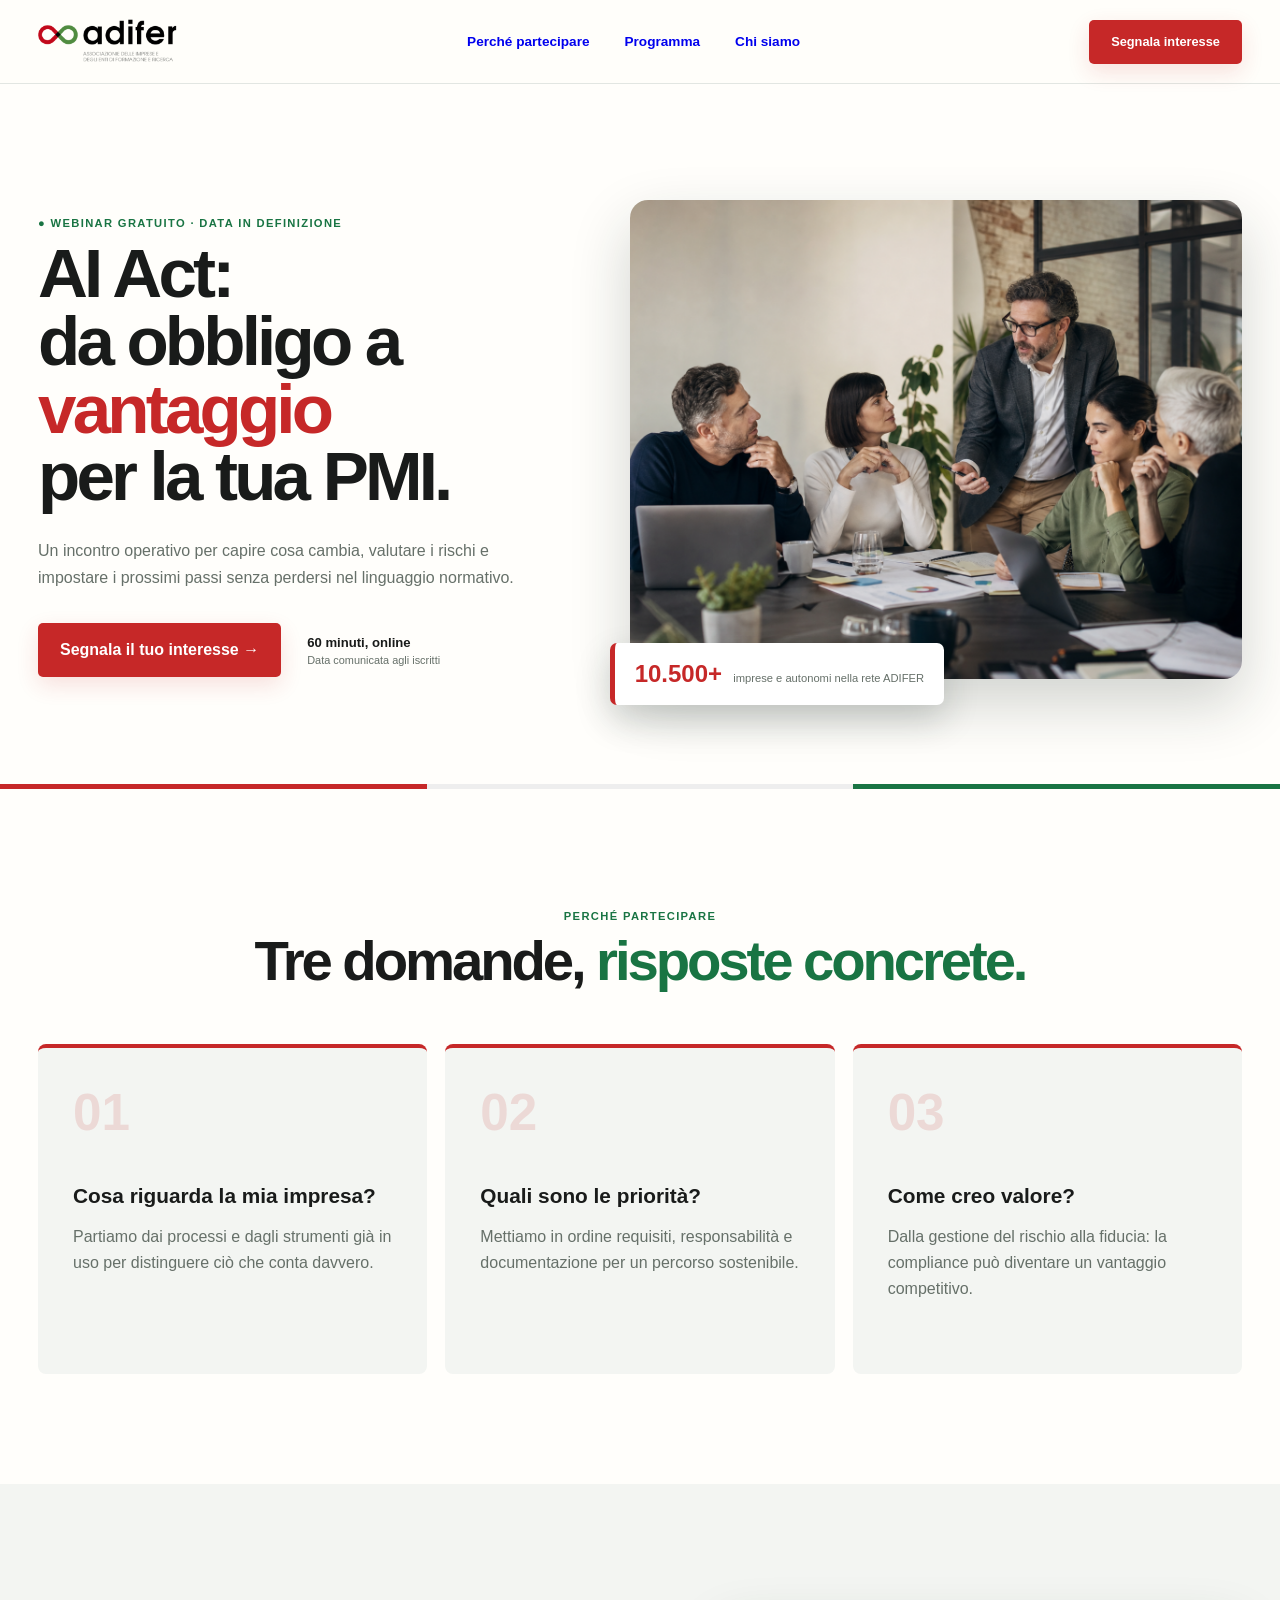
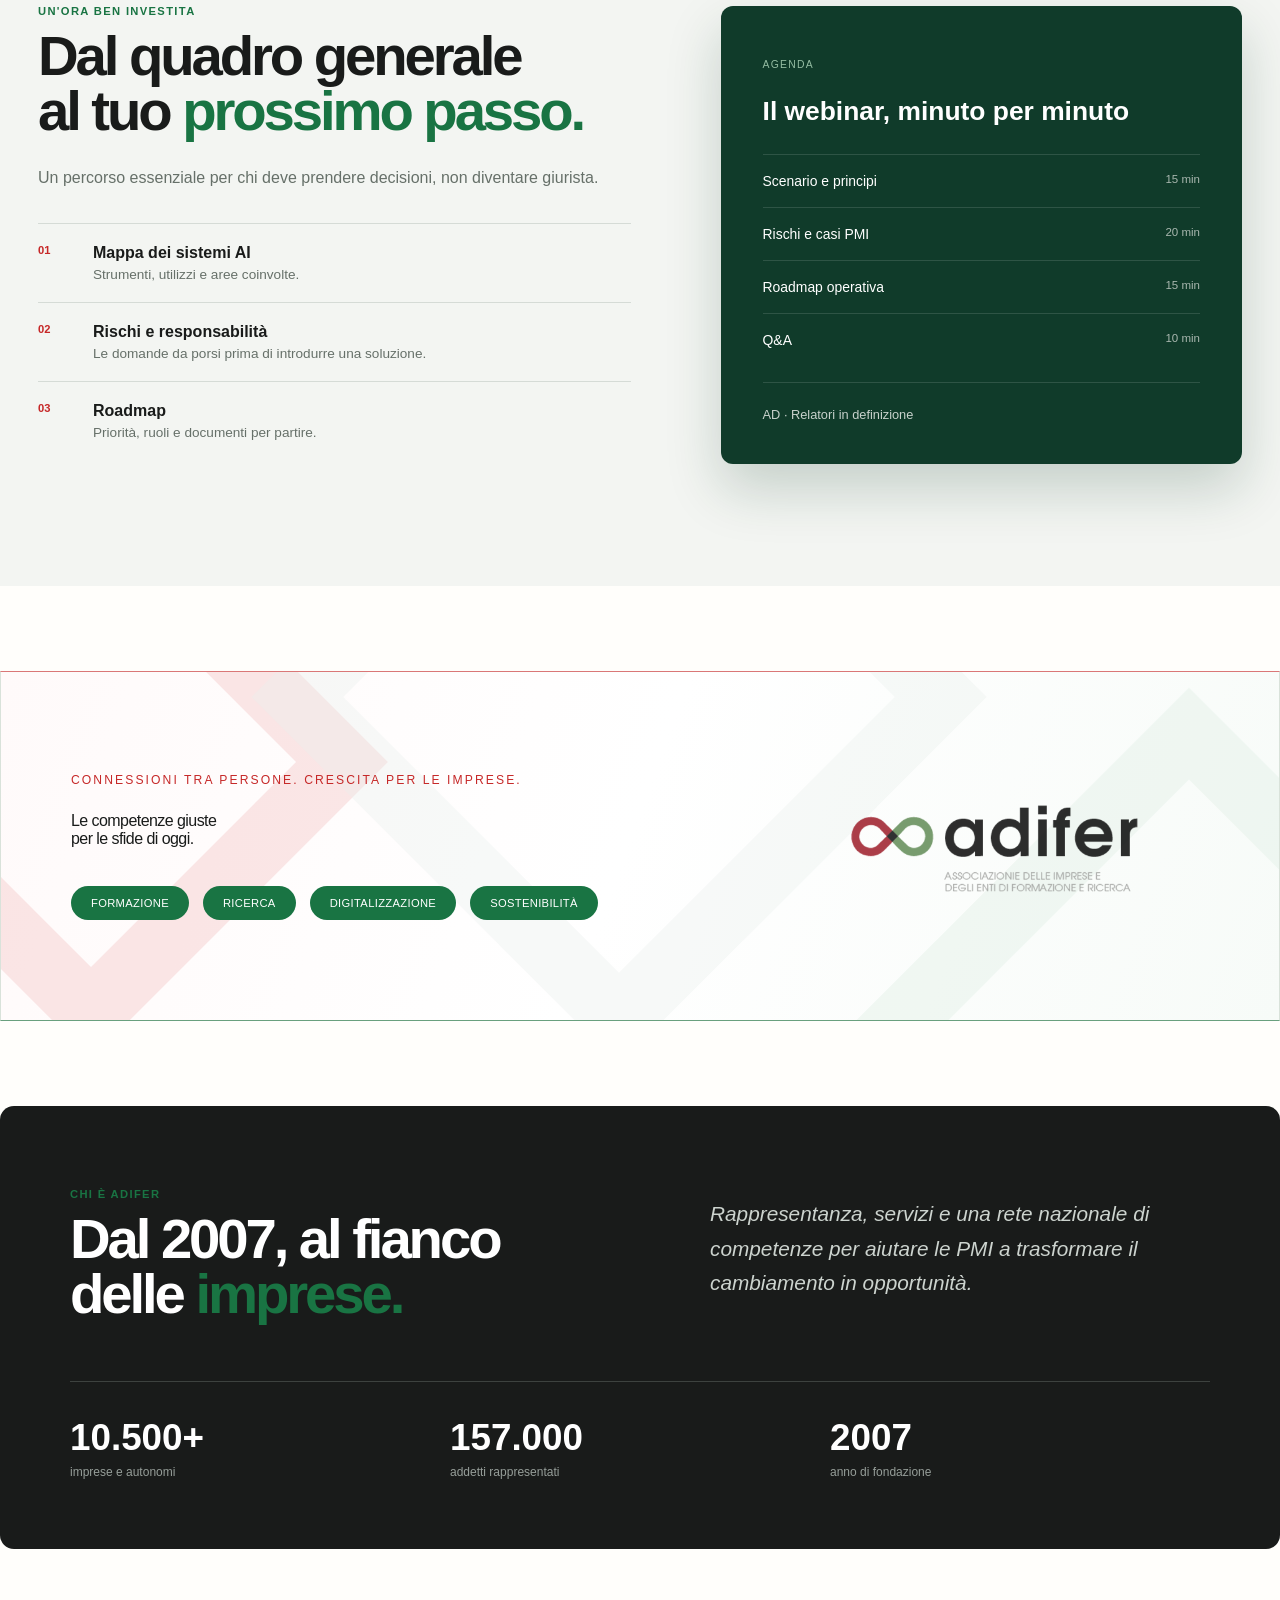
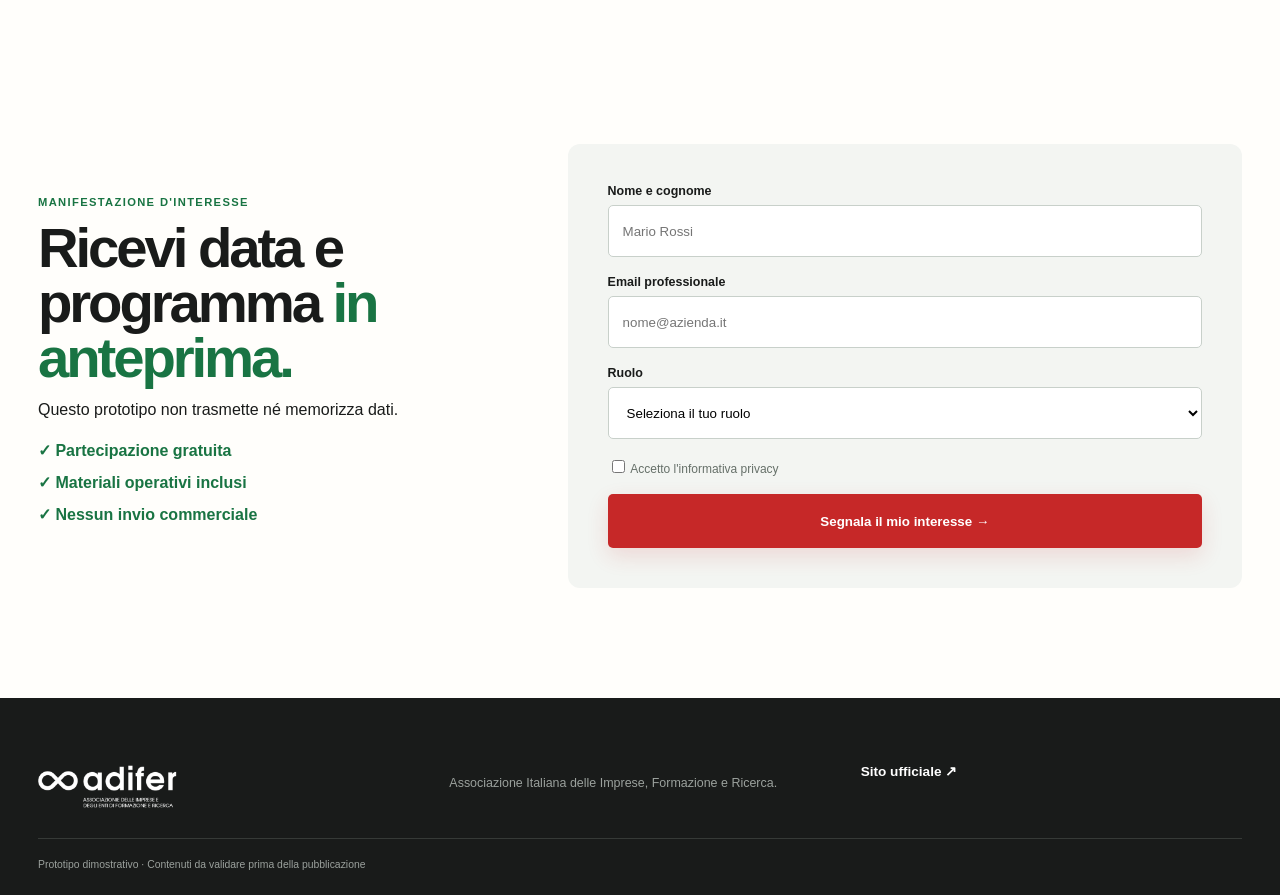
<file: index.html>
<!doctype html>
<html lang="it"><head><meta charset="utf-8"><meta name="viewport" content="width=device-width,initial-scale=1"><meta name="description" content="Webinar ADIFER per le PMI: comprendere l'AI Act e preparare un percorso concreto."><title>AI Act per le PMI — ADIFER</title><link rel="stylesheet" href="styles.css"><link rel="stylesheet" href="banner.css"></head>
<body>
<header><a href="#top"><img src="assets/adifer-logo.png" alt="ADIFER Italia"></a><nav><a href="#perche">Perché partecipare</a><a href="#programma">Programma</a><a href="#adifer">Chi siamo</a></nav><a class="btn small" href="#iscrizione">Segnala interesse</a></header>
<main>
<section class="hero" id="top"><div><p class="pill">● Webinar gratuito · Data in definizione</p><h1>AI Act:<br>da obbligo a <em>vantaggio</em><br>per la tua PMI.</h1><p class="lead">Un incontro operativo per capire cosa cambia, valutare i rischi e impostare i prossimi passi senza perdersi nel linguaggio normativo.</p><div class="actions"><a class="btn" href="#iscrizione">Segnala il tuo interesse →</a><span><b>60 minuti, online</b><small>Data comunicata agli iscritti</small></span></div></div><figure><img src="assets/webinar-hero.png" alt="Professionisti riuniti per definire una strategia"><figcaption><b>10.500+</b> imprese e autonomi nella rete ADIFER</figcaption></figure></section>
<div class="tri"><i></i><i></i><i></i></div>
<section class="section" id="perche"><div class="title"><p>Perché partecipare</p><h2>Tre domande, <em>risposte concrete.</em></h2></div><div class="cards"><article><b>01</b><h3>Cosa riguarda la mia impresa?</h3><p>Partiamo dai processi e dagli strumenti già in uso per distinguere ciò che conta davvero.</p></article><article><b>02</b><h3>Quali sono le priorità?</h3><p>Mettiamo in ordine requisiti, responsabilità e documentazione per un percorso sostenibile.</p></article><article><b>03</b><h3>Come creo valore?</h3><p>Dalla gestione del rischio alla fiducia: la compliance può diventare un vantaggio competitivo.</p></article></div></section>
<section class="program" id="programma"><div><p class="kicker">Un'ora ben investita</p><h2>Dal quadro generale<br>al tuo <em>prossimo passo.</em></h2><p class="lead">Un percorso essenziale per chi deve prendere decisioni, non diventare giurista.</p><ol class="topics"><li><b>01</b><span><strong>Mappa dei sistemi AI</strong>Strumenti, utilizzi e aree coinvolte.</span></li><li><b>02</b><span><strong>Rischi e responsabilità</strong>Le domande da porsi prima di introdurre una soluzione.</span></li><li><b>03</b><span><strong>Roadmap</strong>Priorità, ruoli e documenti per partire.</span></li></ol></div><aside><p>Agenda</p><h3>Il webinar, minuto per minuto</h3><ol><li>Scenario e principi <time>15 min</time></li><li>Rischi e casi PMI <time>20 min</time></li><li>Roadmap operativa <time>15 min</time></li><li>Q&amp;A <time>10 min</time></li></ol><div class="speaker">AD · Relatori in definizione</div></aside></section>
<section class="brand-banner" aria-label="Le aree di competenza ADIFER"><div class="brand-shapes" aria-hidden="true"><span></span><span></span><span></span></div><div class="brand-message"><p>Connessioni tra persone. Crescita per le imprese.</p><h2>Le competenze giuste<br>per le sfide di oggi.</h2><ul><li>Formazione</li><li>Ricerca</li><li>Digitalizzazione</li><li>Sostenibilità</li></ul></div><div class="brand-mark"><img src="assets/adifer-logo.png" alt="ADIFER Italia"></div></section>
<section class="about" id="adifer"><div><p>Chi è ADIFER</p><h2>Dal 2007, al fianco delle <em>imprese.</em></h2></div><blockquote>Rappresentanza, servizi e una rete nazionale di competenze per aiutare le PMI a trasformare il cambiamento in opportunità.</blockquote><div class="stats"><span><b>10.500+</b>imprese e autonomi</span><span><b>157.000</b>addetti rappresentati</span><span><b>2007</b>anno di fondazione</span></div></section>
<section class="signup" id="iscrizione"><div><p class="kicker">Manifestazione d'interesse</p><h2>Ricevi data e programma <em>in anteprima.</em></h2><p>Questo prototipo non trasmette né memorizza dati.</p><ul><li>✓ Partecipazione gratuita</li><li>✓ Materiali operativi inclusi</li><li>✓ Nessun invio commerciale</li></ul></div><form id="form"><label>Nome e cognome<input required placeholder="Mario Rossi"></label><label>Email professionale<input required type="email" placeholder="nome@azienda.it"></label><label>Ruolo<select><option>Seleziona il tuo ruolo</option><option>Imprenditore / titolare</option><option>Direzione / management</option><option>IT / digitale</option><option>Legale / compliance</option></select></label><label class="check"><input required type="checkbox"> Accetto l'informativa privacy</label><button class="btn" type="submit">Segnala il mio interesse →</button><output hidden>Richiesta simulata correttamente.</output></form></section>
</main>
<footer><img src="assets/adifer-logo.png" alt="ADIFER"><p>Associazione Italiana delle Imprese, Formazione e Ricerca.</p><a href="https://www.adifer.org/">Sito ufficiale ↗</a><small>Prototipo dimostrativo · Contenuti da validare prima della pubblicazione</small></footer>
<script>document.querySelector('#form').addEventListener('submit',e=>{e.preventDefault();e.currentTarget.querySelector('output').hidden=false})</script>
</body></html>
</file>
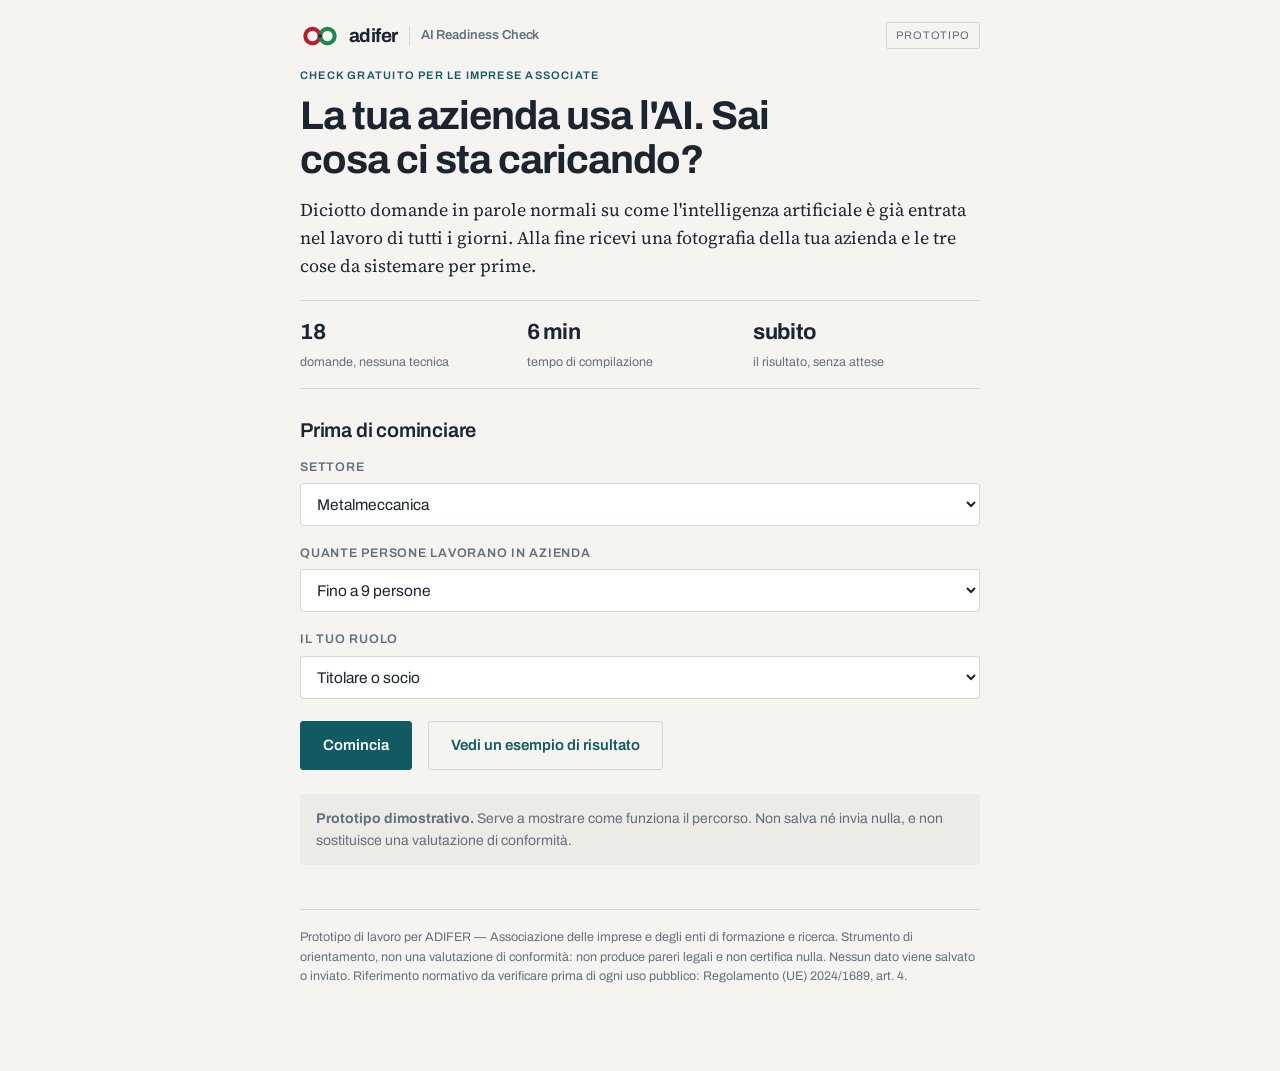
<file: adifer-check.html>
<!DOCTYPE html>
<html lang="it">
<head>
<meta charset="utf-8">
<meta name="viewport" content="width=device-width, initial-scale=1">
<meta name="color-scheme" content="light dark">
<meta name="robots" content="noindex, nofollow">
<title>AI Readiness Check ADIFER</title>
<link rel="stylesheet" href="https://fonts.googleapis.com/css2?family=Archivo:wght@400;500;600;700&family=Source+Serif+4:opsz,wght@8..60,400;8..60,600&display=swap">
<!--
  ============================================================
  DOVE SI CAMBIANO I COLORI
  Tutti i colori stanno nei tre blocchi qui sotto, e da nessuna
  altra parte. Cambiando un valore cambia ovunque nella pagina.

  :root                             -> tema chiaro
  @media prefers-color-scheme:dark  -> tema scuro automatico
  :root[data-theme="dark"]          -> tema scuro forzato
  I tre blocchi hanno gli stessi nomi: vanno modificati tutti e tre.

  ATTENZIONE al rosso e al verde ADIFER:
  in questa pagina rosso e verde sono gia' il semaforo del
  risultato (critica / adeguata). Se diventano anche il colore
  dei pulsanti, l'utente non capisce piu' se un rosso e' un
  bottone o un giudizio. Il rosso/verde del marchio stanno solo
  nel logo in alto (valori fissi, non variabili) e nei chip di
  esito; --accent resta un colore diverso da entrambi.
  ============================================================
-->
</head>
<body>
<style>
:root{
  --ground:#F5F4F0;
  --surface:#FFFFFF;
  --surface-2:#EDEBE5;
  --ink:#1C2430;
  --muted:#63707E;
  --line:#D9D6CE;
  --accent:#125A63;
  --accent-soft:#DCEAEB;
  --crit:#A32A2A;
  --warn:#9C6716;
  --ok:#2E7248;
  --crit-bg:#F6E4E2;
  --warn-bg:#F7EBD8;
  --ok-bg:#E1EFE5;
  --btn-fg:#FFFFFF;
  --shadow:0 1px 2px rgba(28,36,48,.06),0 8px 24px rgba(28,36,48,.06);
}
@media (prefers-color-scheme: dark){
  :root:not([data-theme="light"]){
    --ground:#14181D;
    --surface:#1B2128;
    --surface-2:#232B33;
    --ink:#E8EAED;
    --muted:#9AA5B1;
    --line:#333C46;
    --accent:#5EB6BF;
    --accent-soft:#1E3237;
    --crit:#E88B84;
    --warn:#DFAF6A;
    --ok:#7FC79A;
    --crit-bg:#3A2422;
    --warn-bg:#382E1D;
    --ok-bg:#1F3128;
    --btn-fg:#10161B;
    --shadow:0 1px 2px rgba(0,0,0,.4),0 8px 24px rgba(0,0,0,.3);
  }
}
:root[data-theme="dark"]{
  --ground:#14181D;
  --surface:#1B2128;
  --surface-2:#232B33;
  --ink:#E8EAED;
  --muted:#9AA5B1;
  --line:#333C46;
  --accent:#5EB6BF;
  --accent-soft:#1E3237;
  --crit:#E88B84;
  --warn:#DFAF6A;
  --ok:#7FC79A;
  --crit-bg:#3A2422;
  --warn-bg:#382E1D;
  --ok-bg:#1F3128;
  --btn-fg:#10161B;
  --shadow:0 1px 2px rgba(0,0,0,.4),0 8px 24px rgba(0,0,0,.3);
}
*{box-sizing:border-box}
body{
  margin:0;background:var(--ground);color:var(--ink);
  font-family:"Archivo",-apple-system,BlinkMacSystemFont,"Segoe UI",sans-serif;
  font-size:16px;line-height:1.55;-webkit-font-smoothing:antialiased;
}
.wrap{max-width:720px;margin:0 auto;padding:0 20px 72px}

/* ---- masthead ---- */
.mast{display:flex;align-items:center;gap:11px;padding:22px 0 18px;flex-wrap:wrap}
.logo{display:flex;align-items:center;gap:9px}
.logo-mark{width:40px;height:20px;flex:none}
.logo-word{font-weight:700;font-size:19px;letter-spacing:-.03em;color:var(--ink);line-height:1}
.mast-div{width:1px;height:20px;background:var(--line)}
.mast-tool{font-size:13px;font-weight:600;color:var(--muted);letter-spacing:-.005em}
.proto{margin-left:auto;font-size:11px;letter-spacing:.08em;text-transform:uppercase;
  border:1px solid var(--line);color:var(--muted);padding:4px 9px;border-radius:2px;white-space:nowrap}

/* ---- progress rail ---- */
.rail{display:grid;grid-template-columns:repeat(5,1fr);gap:5px;margin:0 0 30px}
.seg span{display:block;font-size:10.5px;letter-spacing:.07em;text-transform:uppercase;
  color:var(--muted);margin-top:7px;font-weight:500}
.seg i{display:block;height:3px;background:var(--line);border-radius:2px}
.seg.on i{background:var(--accent)}
.seg.on span{color:var(--ink)}
.rail[hidden]{display:none}

/* ---- type ---- */
h1{font-size:clamp(30px,5vw,40px);line-height:1.1;margin:0 0 14px;font-weight:700;
  letter-spacing:-.025em;text-wrap:balance}
h2{font-size:20px;margin:0 0 12px;font-weight:600;letter-spacing:-.01em}
.q{font-family:"Source Serif 4",Georgia,serif;font-size:clamp(21px,3.4vw,26px);
  line-height:1.3;font-weight:600;margin:0 0 6px;text-wrap:balance;letter-spacing:-.005em}
.q-help{color:var(--muted);font-size:14.5px;margin:0 0 22px}
.lede{font-family:"Source Serif 4",Georgia,serif;font-size:18px;line-height:1.55;color:var(--ink);margin:0 0 20px}
.eyebrow{font-size:11px;letter-spacing:.11em;text-transform:uppercase;color:var(--accent);
  font-weight:600;margin:0 0 10px}

/* ---- options ---- */
.opts{display:flex;flex-direction:column;gap:9px;margin:0 0 26px}
.opt{display:flex;align-items:flex-start;gap:12px;width:100%;text-align:left;cursor:pointer;
  background:var(--surface);color:var(--ink);border:1px solid var(--line);border-left:3px solid var(--line);
  border-radius:3px;padding:14px 16px;font:inherit;font-size:15.5px;line-height:1.4;
  transition:border-color .13s,background .13s}
.opt:hover{border-left-color:var(--accent);background:var(--surface)}
.opt:focus-visible{outline:2px solid var(--accent);outline-offset:2px}
.opt.sel{border-left-color:var(--accent);background:var(--accent-soft)}
.opt em{font-style:normal;color:var(--muted);font-size:13.5px;display:block;margin-top:2px}

.field{display:flex;flex-direction:column;gap:6px;margin-bottom:18px}
.field label{font-size:12.5px;letter-spacing:.06em;text-transform:uppercase;color:var(--muted);font-weight:600}
select,textarea{font:inherit;font-size:15.5px;color:var(--ink);background:var(--surface);
  border:1px solid var(--line);border-radius:3px;padding:11px 12px;width:100%}
textarea{min-height:78px;resize:vertical;font-family:"Source Serif 4",Georgia,serif}
select:focus-visible,textarea:focus-visible{outline:2px solid var(--accent);outline-offset:1px}

.btn{font:inherit;font-weight:600;font-size:15px;cursor:pointer;border-radius:3px;
  padding:12px 22px;border:1px solid var(--accent);background:var(--accent);color:var(--btn-fg)}
.btn:focus-visible{outline:2px solid var(--ink);outline-offset:2px}
.btn.ghost{background:transparent;color:var(--accent);border-color:var(--line)}
.navrow{display:flex;align-items:center;gap:16px;margin-top:4px;flex-wrap:wrap}
.back{background:none;border:0;font:inherit;font-size:14px;color:var(--muted);cursor:pointer;padding:6px 0}
.back:hover{color:var(--ink)}
.count{margin-left:auto;font-size:13px;color:var(--muted);font-variant-numeric:tabular-nums}

.screen{animation:in .18s ease-out}
@keyframes in{from{opacity:0;transform:translateY(6px)}to{opacity:1;transform:none}}
@media (prefers-reduced-motion:reduce){.screen{animation:none}}

/* ---- intro ---- */
.facts{display:flex;flex-wrap:wrap;gap:0;border-top:1px solid var(--line);
  border-bottom:1px solid var(--line);margin:0 0 26px}
.fact{flex:1 1 130px;padding:14px 16px 14px 0}
.fact b{display:block;font-size:22px;font-weight:700;letter-spacing:-.02em;font-variant-numeric:tabular-nums}
.fact span{font-size:12.5px;color:var(--muted)}
.notice{background:var(--surface-2);border-radius:3px;padding:14px 16px;font-size:14px;
  color:var(--muted);margin:24px 0 0}

/* ---- report ---- */
.report-head{border-bottom:2px solid var(--ink);padding-bottom:14px;margin-bottom:18px}

.verdict{border:1px solid var(--line);border-left:4px solid var(--muted);border-radius:3px;
  padding:16px 18px;margin:0 0 30px}
.verdict.v0{border-left-color:var(--crit);background:var(--crit-bg)}
.verdict.v1{border-left-color:var(--warn);background:var(--warn-bg)}
.verdict.v2{border-left-color:var(--ok);background:var(--ok-bg)}
.verdict-line{font-family:"Source Serif 4",Georgia,serif;font-size:20px;font-weight:600;
  margin:4px 0;letter-spacing:-.01em}
.verdict-sub{font-size:14px;color:var(--ink);margin:0}
.verdict .dots{display:flex;gap:6px;margin-top:12px}
.verdict .dots i{width:28px;height:6px;border-radius:2px;background:var(--line);
  -webkit-print-color-adjust:exact;print-color-adjust:exact}
.verdict .dots i.c0{background:var(--crit)}
.verdict .dots i.c1{background:var(--warn)}
.verdict .dots i.c2{background:var(--ok)}

.areas{display:flex;flex-direction:column}
.area{display:grid;grid-template-columns:1fr auto;gap:6px 18px;align-items:start;
  padding:18px 0;border-bottom:1px solid var(--line)}
.area:first-child{border-top:1px solid var(--line)}
.area h3{margin:0;font-size:15px;font-weight:600;letter-spacing:-.005em}
.area p{margin:0;grid-column:1/-1;font-family:"Source Serif 4",Georgia,serif;
  font-size:16.5px;line-height:1.5;color:var(--ink)}
.chip{font-size:11px;letter-spacing:.08em;text-transform:uppercase;font-weight:600;
  padding:3px 10px;border-radius:2px;white-space:nowrap;
  -webkit-print-color-adjust:exact;print-color-adjust:exact}
.chip.c0{background:var(--crit-bg);color:var(--crit)}
.chip.c1{background:var(--warn-bg);color:var(--warn)}
.chip.c2{background:var(--ok-bg);color:var(--ok)}

ol.prio{margin:0;padding:0;list-style:none;counter-reset:p}
ol.prio li{counter-increment:p;display:grid;grid-template-columns:26px 1fr;gap:14px;
  padding:16px 0;border-bottom:1px solid var(--line)}
ol.prio li::before{content:counter(p);font-weight:700;font-size:15px;color:var(--accent);
  font-variant-numeric:tabular-nums;line-height:1.5}
ol.prio b{font-weight:600;display:block;font-size:16px}
ol.prio span{color:var(--muted);font-size:14.5px}
.prio-serv{margin-top:9px;font-size:12.5px;color:var(--muted);
  display:flex;flex-wrap:wrap;gap:7px;align-items:baseline}
.prio-serv .k{font-size:10px;letter-spacing:.09em;text-transform:uppercase;font-weight:700;
  color:var(--accent);border:1px solid var(--line);border-radius:2px;padding:1px 6px}
.prio-serv em{font-style:normal}

.said{background:var(--surface);border:1px solid var(--line);border-radius:3px;padding:16px 18px;margin-top:8px}
.said p{margin:0 0 10px;font-family:"Source Serif 4",Georgia,serif;font-size:16px}
.said p:last-child{margin-bottom:0}
.said small{display:block;font-family:"Archivo",sans-serif;font-size:12px;color:var(--muted);
  letter-spacing:.05em;text-transform:uppercase;margin-bottom:3px}

.mock{border:1px dashed var(--line);border-radius:3px;padding:18px;margin-top:26px;color:var(--muted);font-size:14.5px}
.mock b{color:var(--ink);display:block;margin-bottom:6px;font-size:15px}
section{margin-top:38px}
.foot{margin-top:44px;padding-top:18px;border-top:1px solid var(--line);font-size:12.5px;color:var(--muted)}

@media print{
  :root{--ground:#fff;--surface:#fff;--surface-2:#fff}
  body{background:#fff}
  .wrap{max-width:none;padding:0 0 24px}
  .proto,.rail,.navrow,.mock,.back{display:none!important}
  .screen{animation:none}
  section{margin-top:22px;break-inside:avoid}
  .area,ol.prio li,.verdict{break-inside:avoid}
  a[href]::after{content:""}
}
</style>

<div class="wrap">
  <header class="mast">
    <span class="logo">
      <svg class="logo-mark" viewBox="0 0 128 64" role="img" aria-label="ADIFER">
        <g fill="none" stroke-width="13" stroke-linecap="round">
          <circle cx="40" cy="32" r="23" stroke="#C4162C"/>
          <circle cx="88" cy="32" r="23" stroke="#1B8A4C"/>
        </g>
        <rect x="59.25" y="27.25" width="9.5" height="9.5" rx="2" transform="rotate(45 64 32)" fill="#2A1417"/>
      </svg>
      <span class="logo-word">adifer</span>
    </span>
    <span class="mast-div" aria-hidden="true"></span>
    <span class="mast-tool">AI Readiness Check</span>
    <span class="proto">Prototipo</span>
  </header>

  <nav class="rail" id="rail" hidden></nav>
  <main id="app"></main>

  <p class="foot">Prototipo di lavoro per ADIFER &mdash; Associazione delle imprese e degli enti di formazione e ricerca. Strumento di orientamento, non una valutazione di conformit&agrave;: non produce pareri legali e non certifica nulla. Nessun dato viene salvato o inviato. Riferimento normativo da verificare prima di ogni uso pubblico: Regolamento (UE) 2024/1689, art. 4.</p>
</div>

<script>
"use strict";
const SECTIONS = ["Uso","Persone","Strumenti","Dati","Obiettivi"];

const Q = [
  {id:"A1",s:0,t:"In azienda qualcuno usa strumenti come ChatGPT, Copilot o Gemini per lavoro?",
   o:[["No, nessuno",2],["Forse, ma non lo sappiamo con certezza",.5],["Sì, alcune persone",1],["Sì, è ormai diffuso",1]]},
  {id:"A2",s:0,t:"Chi li usa lo fa con un account aziendale o con il proprio account personale?",
   o:[["Solo account aziendali",2],["Un po' e un po'",1],["Solo account personali",0],["Non li usa nessuno",2],["Non lo sappiamo",.5]]},
  {id:"A3",s:0,t:"Che tipo di documenti vengono caricati su questi strumenti?",
   o:[["Nessuno",2],["Testi generici",1.5],["Documenti di lavoro: offerte, contratti, capitolati",.5],["Anche dati di clienti o dipendenti",0],["Non lo sappiamo",.5]]},
  {id:"A4",s:0,t:"Esiste una regola scritta su cosa si può e non si può fare con questi strumenti?",
   o:[["Sì, scritta e comunicata a tutti",2],["Solo a voce",1],["No",0],["Non lo sappiamo",.5]]},
  {id:"A5",s:0,t:"Qualcuno ha spiegato al personale rischi e limiti di questi strumenti?",
   o:[["Sì, con una formazione strutturata",2],["Se n'è parlato informalmente",1],["No",0]]},

  {id:"B1",s:1,t:"Usate strumenti automatici per leggere curriculum, selezionare candidati o valutare il personale?",
   h:"Vale anche se lo fa il software di un fornitore.",
   o:[["Sì",0],["No",2],["Non lo sappiamo",.5]]},
  {id:"B2",s:1,t:"Usate strumenti automatici per decidere qualcosa che riguarda un cliente: prezzo, priorità, affidabilità?",
   o:[["Sì",0],["No",2],["Non lo sappiamo",.5]]},
  {id:"B3",s:1,t:"Se avete un assistente automatico sul sito o in chat, il cliente sa che non sta parlando con una persona?",
   o:[["Sì, è dichiarato",2],["No",0],["Non abbiamo assistenti automatici",2]]},

  {id:"C1",s:2,t:"Nell'ultimo anno qualche software che già usavate ha aggiunto funzioni di intelligenza artificiale?",
   h:"Gestionale, CRM, videosorveglianza, posta elettronica.",
   o:[["Sì",1],["No",2],["Non lo sappiamo",.5]]},
  {id:"C2",s:2,t:"Sapete se i vostri fornitori usano l'AI nei servizi che vi erogano?",
   o:[["Sì, lo sappiamo",2],["No",.5],["Non ci abbiamo mai pensato",0]]},
  {id:"C3",s:2,t:"C'è qualcuno in azienda che ha il compito di seguire questi temi?",
   o:[["Sì, una persona precisa",2],["Se ne occupa chi capita",1],["No",0]]},

  {id:"D1",s:3,t:"Dove stanno oggi i documenti importanti dell'azienda?",
   o:[["In un gestionale",2],["In cartelle condivise",1.5],["Sui computer delle singole persone",.5],["Tra email e WhatsApp",0],["Un po' ovunque",0]]},
  {id:"D2",s:3,t:"Se una persona domani non ci fosse più, riuscireste a recuperare tutto il suo lavoro?",
   o:[["Sì, senza problemi",2],["Con fatica",1],["No",0],["Non ci abbiamo mai provato",.5]]},
  {id:"D3",s:3,t:"Avete già fatto una valutazione sui dati personali che trattate?",
   h:"È l'analisi prevista dal GDPR.",
   o:[["Sì, aggiornata",2],["Sì, ma vecchia",1],["No",0],["Non lo sappiamo",.5]]},

  {id:"E1",s:4,type:"text",t:"Se poteste togliere di mezzo una sola attività ripetitiva domani mattina, quale sarebbe?",
   h:"Una riga basta. Si può anche saltare."},
  {id:"E2",s:4,type:"text",t:"Qual è il problema che continuate a rimandare perché non sapete da dove cominciare?",
   h:"Una riga basta. Si può anche saltare."},
  {id:"E3",s:4,t:"Nei prossimi sei mesi la priorità è…",
   o:[["Trovare clienti",null],["Organizzare meglio il lavoro interno",null],["Formare le persone",null],["Mettersi in regola",null]]},
  {id:"E4",s:4,t:"Avete mai usato la formazione finanziata dai fondi interprofessionali?",
   o:[["Sì, regolarmente",2],["Una volta",1.5],["No",.5],["Non sappiamo cosa sia",0]]}
];

const AREAS = [
  {name:"Regole e consapevolezza", q:["A4","A5","C1","C3"]},
  {name:"Esposizione dei dati",    q:["A2","A3","D1","D2","D3"]},
  {name:"Uso su persone e clienti",q:["B1","B2","B3"]},
  {name:"Competenze",              q:["A5","C2","E4"]}
];

const SENT = {
  "Regole e consapevolezza":[
    "In azienda si usano strumenti di AI, ma non c'è nessuna regola scritta su cosa si può caricare: oggi ognuno decide da sé.",
    "Qualche regola c'è, ma è verbale o non la presidia nessuno in particolare. Basta poco per metterla nero su bianco.",
    "Le regole esistono, sono scritte e c'è una persona che se ne occupa. È l'area in cui siete più avanti."],
  "Esposizione dei dati":[
    "Documenti di lavoro escono dall'azienda attraverso account personali o strumenti non governati, e non è possibile sapere dove finiscono.",
    "I documenti sono in parte ordinati e in parte sparsi. Il rischio non è alto, ma la ricostruzione di un lavoro può costare tempo.",
    "I documenti stanno in un sistema unico e il trattamento dei dati personali è stato valutato di recente."],
  "Uso su persone e clienti":[
    "Usate strumenti automatici in decisioni che riguardano persone o clienti. Non è vietato, ma è l'area con più obblighi: va verificata per prima.",
    "Ci sono strumenti che toccano persone o clienti e alcune cose non sono chiare. Vale la pena capire esattamente cosa fa il software.",
    "Non risultano strumenti automatici usati per valutare persone o decidere sui clienti. È l'area in cui siete più tranquilli."],
  "Competenze":[
    "Nessuno ha ricevuto una formazione su questi strumenti, e non sapete cosa fanno i vostri fornitori. Si parte da zero.",
    "Qualche conoscenza c'è, ma non strutturata: dipende dalle persone e non dall'organizzazione.",
    "Le persone sono state formate e sapete cosa usano i vostri fornitori."]
};

const state = {answers:{}, meta:{}, i:-1};
const app = document.getElementById("app");
const rail = document.getElementById("rail");

const SETTORI = ["Metalmeccanica","Tessile e abbigliamento","Alimentare","Edilizia e impiantistica","Commercio","Servizi alle imprese","Turismo e ristorazione","Informatica","Altro"];
const DIM = ["Fino a 9 persone","Da 10 a 49","Da 50 a 249","Oltre 250"];
const RUOLI = ["Titolare o socio","Direzione","Amministrazione","Responsabile del personale","IT","Altro"];

function el(tag, cls, html){const e=document.createElement(tag); if(cls)e.className=cls; if(html!==undefined)e.innerHTML=html; return e;}
function plural(n,one,many){return n+" "+(n===1?one:many);}
function isUnknown(label){return /non lo sappiamo|mai pensato|mai provato|con certezza/i.test(label||"");}

function drawRail(){
  if(state.i<0){rail.hidden=true;return;}
  rail.hidden=false; rail.innerHTML="";
  const cur = state.i<Q.length ? Q[state.i].s : 4;
  SECTIONS.forEach((n,k)=>{
    const d=el("div","seg"+(k<=cur?" on":""));
    d.appendChild(el("i")); d.appendChild(el("span",null,n));
    rail.appendChild(d);
  });
}

function intro(){
  state.i=-1; drawRail();
  const s=el("div","screen");
  s.innerHTML = `
    <p class="eyebrow">Check gratuito per le imprese associate</p>
    <h1>La tua azienda usa l'AI. Sai cosa ci sta caricando?</h1>
    <p class="lede">Diciotto domande in parole normali su come l'intelligenza artificiale &egrave; gi&agrave; entrata nel lavoro di tutti i giorni. Alla fine ricevi una fotografia della tua azienda e le tre cose da sistemare per prime.</p>
    <div class="facts">
      <div class="fact"><b>18</b><span>domande, nessuna tecnica</span></div>
      <div class="fact"><b>6&nbsp;min</b><span>tempo di compilazione</span></div>
      <div class="fact"><b>subito</b><span>il risultato, senza attese</span></div>
    </div>
    <h2>Prima di cominciare</h2>
    <div class="field"><label for="f1">Settore</label><select id="f1">${SETTORI.map(x=>`<option>${x}</option>`).join("")}</select></div>
    <div class="field"><label for="f2">Quante persone lavorano in azienda</label><select id="f2">${DIM.map(x=>`<option>${x}</option>`).join("")}</select></div>
    <div class="field"><label for="f3">Il tuo ruolo</label><select id="f3">${RUOLI.map(x=>`<option>${x}</option>`).join("")}</select></div>
    <div class="navrow" style="margin-top:22px">
      <button class="btn" id="go">Comincia</button>
      <button class="btn ghost" id="demo">Vedi un esempio di risultato</button>
    </div>
    <p class="notice"><strong>Prototipo dimostrativo.</strong> Serve a mostrare come funziona il percorso. Non salva n&eacute; invia nulla, e non sostituisce una valutazione di conformit&agrave;.</p>`;
  app.innerHTML=""; app.appendChild(s);
  document.getElementById("go").onclick=()=>{
    state.meta={settore:f1.value,dim:f2.value,ruolo:f3.value};
    state.i=0; render();
  };
  document.getElementById("demo").onclick=demo;
}

function render(){
  if(state.i>=Q.length){return report();}
  drawRail();
  const q=Q[state.i];
  const s=el("div","screen");
  const head = `<p class="q">${q.t}</p>${q.h?`<p class="q-help">${q.h}</p>`:'<div style="height:14px"></div>'}`;
  if(q.type==="text"){
    s.innerHTML = head + `<div class="field"><textarea id="ta" placeholder="Scrivi qui, oppure vai avanti."></textarea></div>
      <div class="navrow"><button class="btn" id="next">Avanti</button>
      <button class="back" id="bk">Indietro</button>
      <span class="count">${state.i+1} / ${Q.length}</span></div>`;
    app.innerHTML=""; app.appendChild(s);
    const ta=document.getElementById("ta"); ta.value=state.answers[q.id]?.text||"";
    document.getElementById("next").onclick=()=>{state.answers[q.id]={text:ta.value.trim(),v:null};state.i++;render();};
  }else{
    s.innerHTML = head + `<div class="opts">${q.o.map((o,k)=>
      `<button class="opt${state.answers[q.id]?.k===k?" sel":""}" data-k="${k}">${o[0]}</button>`).join("")}</div>
      <div class="navrow"><button class="back" id="bk">Indietro</button>
      <span class="count">${state.i+1} / ${Q.length}</span></div>`;
    app.innerHTML=""; app.appendChild(s);
    s.querySelectorAll(".opt").forEach(b=>b.onclick=()=>{
      const k=+b.dataset.k;
      state.answers[q.id]={k, v:q.o[k][1], label:q.o[k][0]};
      state.i++; render();
    });
  }
  const bk=document.getElementById("bk");
  bk.onclick=()=>{ state.i--; state.i<0?intro():render(); };
  window.scrollTo({top:0,behavior:"instant"});
}

function scoreAreas(){
  return AREAS.map(a=>{
    let sum=0,n=0,unknown=false;
    a.q.forEach(id=>{
      const ans=state.answers[id];
      if(!ans||ans.v===null||ans.v===undefined)return;
      sum+=ans.v;n++;
      if(ans.v===.5&&isUnknown(ans.label))unknown=true;
    });
    const avg=n?sum/n:1;
    let lvl = avg<0.9?0 : avg<1.55?1 : 2;
    if(lvl===2&&unknown)lvl=1;
    return {name:a.name, lvl};
  });
}

function a(id){return state.answers[id]?.label||"";}

function priorities(){
  const out=[];
  const push=(b,s,serv)=>{if(out.length<3)out.push({b,s,serv});};
  const usa = a("A1")!=="No, nessuno";
  if(usa && /^(No|Solo a voce|Non lo sappiamo)$/.test(a("A4")))
    push("Scrivere una regola interna di mezza pagina su cosa si può caricare sugli strumenti di AI.",
         "Costo zero, effetto immediato. È anche il primo documento che vi chiederebbe chiunque venisse a controllare.",
         ["Policy interna e alfabetizzazione AI","Interattiva — modulo già disponibile"]);
  if(/personali|Un po'|Non lo sappiamo/.test(a("A2")) && usa)
    push("Passare agli account aziendali per chi già usa questi strumenti.",
         "Un account personale porta i documenti fuori dall'azienda senza che nessuno possa più risalirci.",
         ["Intervento su strumenti e accessi","Da individuare con ADIFER"]);
  if(a("A3")==="Anche dati di clienti o dipendenti")
    push("Stabilire subito cosa non si carica: dati di clienti, dipendenti e fornitori.",
         "È la parte con le conseguenze più concrete, e si risolve con una frase detta bene a tutti.",
         ["Policy interna e data protection","Interattiva + consulente"]);
  if(a("B1")==="Sì"||a("B2")==="Sì")
    push("Farsi spiegare dal fornitore come funziona lo strumento che valuta persone o clienti.",
         "Quando l'automazione tocca candidati, dipendenti o clienti, gli obblighi aumentano e la responsabilità resta all'azienda.",
         ["Verifica di conformità e organizzazione","ASACERT"]);
  if(/^(No|Se n'è parlato informalmente)$/.test(a("A5")))
    push("Formare chi già usa questi strumenti, anche solo mezza giornata.",
         /No|Non sappiamo cosa sia/.test(a("E4"))
           ? "Non avete mai usato la formazione finanziata: nel vostro caso è probabile che questo percorso sia finanziabile."
           : "Avete già usato i fondi interprofessionali: lo stesso canale può coprire anche questo.",
         ["Piano formativo finanziato","FondItalia — ADIFER è Ente Attuatore"]);
  if(/WhatsApp|ovunque|singole persone/.test(a("D1")))
    push("Mettere i documenti in un posto solo.",
         "Finché stanno tra email, chat e computer personali, ogni altra cosa — automazione compresa — costa il doppio.",
         ["Ordine documentale e digitalizzazione","ADIFER Servizi Digitali"]);
  if(/^(No|Sì, ma vecchia|Non lo sappiamo)$/.test(a("D3")))
    push("Riprendere in mano la valutazione sui dati personali.",
         "Se è vecchia o non c'è, gli strumenti nuovi la rendono di colpo attuale.",
         ["Compliance e organizzazione","ASACERT"]);
  if(/^(No|Se ne occupa chi capita)$/.test(a("C3")))
    push("Dare a una persona il compito di seguire questi temi, anche part-time.",
         "Senza un nome, ogni decisione resta sospesa e ogni strumento entra in azienda senza che nessuno lo sappia.",
         ["Organizzazione e competenze","ADIFER"]);
  if(a("E3")==="Trovare clienti")
    push("Verificare se esistono bandi compatibili con il vostro settore e territorio.",
         "Molte imprese non partecipano semplicemente perché nessuno le avvisa in tempo.",
         ["Scouting bandi e agevolazioni","VistaGare"]);
  push("Rifare questo check fra sei mesi.",
       "Gli strumenti entrano in azienda da soli: quello che oggi è verde può cambiare senza che nessuno lo decida.",
       ["Monitoraggio periodico","ADIFER"]);
  return out.slice(0,3);
}

function verdict(areas){
  const risky = areas.some(x=>(x.name==="Uso su persone e clienti"||x.name==="Esposizione dei dati")&&x.lvl===0);
  const avgL = areas.reduce((s,x)=>s+x.lvl,0)/areas.length;
  if(risky) return {line:"Ci sono punti da sistemare subito",tone:0};
  if(avgL<1) return {line:"La base è ancora da costruire",tone:0};
  if(avgL<1.6) return {line:"Impianto discreto, con lacune mirate",tone:1};
  return {line:"Buona base di partenza",tone:2};
}

function report(){
  drawRail();
  const areas=scoreAreas(), prio=priorities();
  const chips=["Critica","Da migliorare","Adeguata"];
  const nouns=[["area critica","aree critiche"],["area da migliorare","aree da migliorare"],["area adeguata","aree adeguate"]];
  const lvlCount=[0,1,2].map(l=>areas.filter(x=>x.lvl===l).length);
  const subParts=lvlCount.map((c,l)=>c?plural(c,nouns[l][0],nouns[l][1]):null).filter(Boolean);
  const unknowns=Object.values(state.answers).filter(x=>x&&isUnknown(x.label)).length;
  const v=verdict(areas);
  const e1=state.answers.E1?.text, e2=state.answers.E2?.text;

  const s=el("div","screen");
  s.innerHTML = `
    <div class="report-head">
      <p class="eyebrow">Risultato del check</p>
      <h1>La fotografia della vostra azienda</h1>
      <p class="lede" style="margin-bottom:0">${state.meta.settore||"Impresa"} &middot; ${state.meta.dim||""} &middot; compilato da ${state.meta.ruolo||""}</p>
    </div>

    <div class="verdict v${v.tone}">
      <p class="eyebrow" style="margin:0 0 2px">In sintesi</p>
      <p class="verdict-line">${v.line}.</p>
      <p class="verdict-sub">${subParts.join(" &middot; ")} su quattro.</p>
      ${unknowns>=3?`<p class="verdict-sub" style="margin-top:8px">Su ${unknowns} risposte avete indicato &laquo;non lo sappiamo&raquo;. Prima ancora delle regole, quello che manca &egrave; la visibilit&agrave; su cosa succede davvero in azienda.</p>`:""}
      <div class="dots">${areas.map(x=>`<i class="c${x.lvl}" title="${x.name}"></i>`).join("")}</div>
    </div>

    <section>
      <div class="areas">
        ${areas.map(x=>`<div class="area">
            <h3>${x.name}</h3>
            <span class="chip c${x.lvl}">${chips[x.lvl]}</span>
            <p>${SENT[x.name][x.lvl]}</p>
          </div>`).join("")}
      </div>
    </section>

    <section>
      <h2>Le tre cose da fare per prime</h2>
      <p class="q-help" style="margin-bottom:14px">Per ognuna, il canale ADIFER gi&agrave; attivo.</p>
      <ol class="prio">
        ${prio.map(p=>`<li><div>
          <b>${p.b}</b><span>${p.s}</span>
          <div class="prio-serv"><span class="k">ADIFER</span> ${p.serv[0]} <em>&middot; ${p.serv[1]}</em></div>
        </div></li>`).join("")}
      </ol>
    </section>

    ${(e1||e2)?`<section><h2>Quello che ci avete scritto</h2><div class="said">
      ${e1?`<p><small>Attivit&agrave; ripetitiva da togliere</small>${e1}</p>`:""}
      ${e2?`<p><small>Il problema rimandato</small>${e2}</p>`:""}
    </div><p class="q-help" style="margin-top:10px">Sono le due righe che il consulente legge per prime.</p></section>`:""}

    <div class="mock">
      <b>Qui, nella versione definitiva, si chiedono i contatti.</b>
      Nome, azienda, email e telefono, con l'informativa privacy di ADIFER come titolare del trattamento.
      Poi una riga sola: &laquo;Se vuoi, ne parliamo in venti minuti e vediamo da dove conviene partire&raquo;, con un nome e un recapito veri.
      Mai &laquo;grazie, sarai ricontattato&raquo;. Il prototipo non raccoglie e non invia nulla.
    </div>

    <div class="navrow" style="margin-top:26px">
      <button class="btn" id="print">Stampa o salva in PDF</button>
      <button class="btn ghost" id="again">Ricomincia</button>
      <button class="back" id="bk">Torna all'ultima domanda</button>
    </div>`;
  app.innerHTML=""; app.appendChild(s);
  document.getElementById("print").onclick=()=>window.print();
  document.getElementById("again").onclick=()=>{state.answers={};intro();window.scrollTo({top:0,behavior:"instant"});};
  document.getElementById("bk").onclick=()=>{state.i=Q.length-1;render();};
  window.scrollTo({top:0,behavior:"instant"});
}

function demo(){
  const preset={A1:"Sì, alcune persone",A2:"Solo account personali",A3:"Documenti di lavoro: offerte, contratti, capitolati",
    A4:"No",A5:"No",B1:"No",B2:"No",B3:"Non abbiamo assistenti automatici",C1:"Non lo sappiamo",
    C2:"Non ci abbiamo mai pensato",C3:"Se ne occupa chi capita",D1:"Tra email e WhatsApp",
    D2:"Con fatica",D3:"Sì, ma vecchia",E3:"Organizzare meglio il lavoro interno",E4:"No"};
  state.answers={};
  Q.forEach(q=>{
    if(q.type==="text")return;
    const k=q.o.findIndex(o=>o[0]===preset[q.id]);
    if(k>=0)state.answers[q.id]={k,v:q.o[k][1],label:q.o[k][0]};
  });
  state.answers.E1={text:"Il carico manuale delle bolle in contabilità.",v:null};
  state.answers.E2={text:"Rifare il sito, ma non so a chi chiederlo.",v:null};
  state.meta={settore:"Metalmeccanica",dim:"Da 10 a 49",ruolo:"Titolare o socio"};
  state.i=Q.length;
  report();
}

intro();
</script>

</body>
</html>
</file>
<file: styles.css>
:root{--r:#c62828;--g:#197443;--gd:#103b2a;--i:#191b1a;--m:#667069;--bg:#f3f5f2;--p:#fffefb;--w:1440px}*{box-sizing:border-box}html{scroll-behavior:smooth}body{margin:0;color:var(--i);background:var(--p);font-family:Inter,"Helvetica Neue",Arial,sans-serif}header{height:84px;max-width:var(--w);margin:auto;padding:0 38px;display:flex;align-items:center;justify-content:space-between;border-bottom:1px solid #e2e6e2;position:sticky;top:0;background:#fffefaed;backdrop-filter:blur(14px);z-index:9}header img,footer img{width:140px}nav{display:flex;gap:35px}nav a,footer a{font-weight:700;text-decoration:none;font-size:.85rem}.btn{display:inline-flex;align-items:center;justify-content:center;min-height:54px;padding:0 22px;border:0;border-radius:5px;background:var(--r);color:#fff;font-weight:800;text-decoration:none;box-shadow:0 8px 22px #c6282824}.btn.small{min-height:44px;font-size:.8rem}.hero{max-width:var(--w);min-height:700px;margin:auto;padding:80px 38px 65px;display:grid;grid-template-columns:.92fr 1.08fr;align-items:center;gap:70px}.pill,.kicker,.title>p,.about>div>p{text-transform:uppercase;letter-spacing:.12em;font-size:.7rem;font-weight:900;color:var(--g)}h1,h2{margin:0;font-family:"Arial Black","Helvetica Neue",Arial,sans-serif;letter-spacing:-.055em;line-height:.98}h1{font-size:clamp(4rem,5.4vw,6.2rem)}h1 em,h2 em{font-style:normal;color:var(--r)}.lead{color:var(--m);line-height:1.7;max-width:620px;margin:26px 0 32px}.actions{display:flex;align-items:center;gap:26px}.actions>span{display:flex;flex-direction:column;font-size:.82rem}.actions small{color:var(--m);margin-top:4px}.hero figure{position:relative;margin:0}.hero figure img{width:100%;aspect-ratio:1.28;object-fit:cover;border-radius:18px;box-shadow:0 25px 60px #1b2a2233}.hero figcaption{position:absolute;left:-20px;bottom:-22px;padding:17px 20px;background:#fff;border-left:5px solid var(--r);border-radius:7px;box-shadow:0 15px 35px #1b2a2233;color:var(--m);font-size:.7rem}.hero figcaption b{color:var(--r);font-size:1.5rem;margin-right:8px}.tri{height:5px;display:grid;grid-template-columns:1fr 1fr 1fr}.tri i:first-child{background:var(--r)}.tri i:nth-child(2){background:#eee}.tri i:last-child{background:var(--g)}.section,.program,.signup{max-width:var(--w);margin:auto;padding:110px 38px}.title{text-align:center;margin-bottom:55px}.title h2,.program h2,.signup h2,.about h2{font-size:clamp(3rem,4.4vw,5rem)}.title h2 em,.program h2 em,.signup h2 em,.about h2 em{color:var(--g)}.cards{display:grid;grid-template-columns:repeat(3,1fr);gap:18px}.cards article{padding:35px;min-height:330px;background:var(--bg);border-top:4px solid var(--r);border-radius:8px}.cards article>b{font-size:3.2rem;color:#c6282822}.cards h3{font-size:1.3rem;margin:42px 0 16px}.cards p{color:var(--m);line-height:1.65}.program{max-width:none;padding-inline:max(38px,calc((100vw - var(--w))/2 + 38px));display:grid;grid-template-columns:1fr .88fr;gap:90px;background:var(--bg)}.topics{list-style:none;padding:0}.topics li{display:grid;grid-template-columns:40px 1fr;gap:15px;padding:20px 0;border-top:1px solid #d5dbd6}.topics li>b{color:var(--r);font-size:.7rem}.topics span{display:flex;flex-direction:column;color:var(--m);font-size:.85rem;gap:5px}.topics strong{color:var(--i);font-size:1rem}.program aside{align-self:center;padding:42px;background:var(--gd);color:#fff;border-radius:12px;box-shadow:0 25px 55px #103b2a33}.program aside>p{color:#94bca2;text-transform:uppercase;letter-spacing:.12em;font-size:.65rem}.program aside h3{font-size:1.65rem}.program aside ol{list-style:none;padding:0}.program aside li{display:flex;justify-content:space-between;padding:18px 0;border-top:1px solid #ffffff20;font-size:.87rem}.program time{color:#aab8b0;font-size:.72rem}.speaker{border-top:1px solid #ffffff20;padding-top:24px;color:#c8d2cc;font-size:.8rem}.about{max-width:calc(var(--w) - 76px);margin:85px auto;padding:70px;background:var(--i);color:#fff;border-radius:14px;display:grid;grid-template-columns:1fr 1fr;gap:60px}.about blockquote{font-style:italic;line-height:1.65;color:#ccd3ce;font-size:1.3rem}.stats{grid-column:1/-1;display:grid;grid-template-columns:repeat(3,1fr);border-top:1px solid #3d423f;padding-top:35px}.stats span{display:flex;flex-direction:column;color:#969e99;font-size:.75rem}.stats b{color:#fff;font-size:2.3rem;margin-bottom:6px}.signup{display:grid;grid-template-columns:.8fr 1.2fr;align-items:center;gap:80px}.signup ul{list-style:none;padding:0;line-height:2;color:var(--g);font-weight:700}.signup form{padding:40px;background:var(--bg);border-radius:12px;display:grid;gap:18px}.signup label:not(.check){display:grid;gap:7px;font-weight:800;font-size:.78rem}.signup input,.signup select{height:52px;border:1px solid #c8d0ca;background:#fff;border-radius:5px;padding:0 14px}.check{font-size:.75rem;color:var(--m)}.check input{height:auto}.signup output{padding:12px;background:#e0f0e5;color:var(--g)}footer{padding:65px max(38px,calc((100vw - var(--w))/2 + 38px)) 25px;background:var(--i);color:#9ba19d;display:grid;grid-template-columns:1fr 1fr 1fr;gap:30px;align-items:start}footer img{filter:brightness(0) invert(1)}footer p{font-size:.78rem}footer a{color:#fff}footer small{grid-column:1/-1;border-top:1px solid #363a37;padding-top:20px;font-size:.65rem}@media(max-width:900px){nav{display:none}.hero,.program,.signup{grid-template-columns:1fr}.cards{grid-template-columns:1fr}.about{grid-template-columns:1fr}.stats{grid-column:auto}.hero{padding-top:55px}.hero figure{max-width:850px}}@media(max-width:600px){header{height:70px;padding:0 18px}header .btn{display:none}.hero,.section,.program,.signup{padding:65px 20px}.hero{gap:48px}h1{font-size:3.25rem}.actions{align-items:flex-start;flex-direction:column}.hero figure img{aspect-ratio:.94}.hero figcaption{left:8px}.title h2,.program h2,.signup h2,.about h2{font-size:2.65rem}.cards article{min-height:0}.program aside{padding:28px 22px}.about{margin:20px;padding:42px 25px}.stats{grid-template-columns:1fr;gap:25px}.signup form{padding:25px 20px}footer{grid-template-columns:1fr;padding-inline:20px}footer small{grid-column:auto}}
</file>
<file: banner.css>
.brand-banner{position:relative;isolation:isolate;overflow:hidden;max-width:calc(var(--w) - 76px);min-height:350px;margin:85px auto 0;padding:64px 70px;display:grid;grid-template-columns:1.25fr .75fr;align-items:center;border:1px solid #d9e2da;border-top-color:#da7777;border-bottom-color:#69a07e;background:linear-gradient(110deg,#fffafa 0%,#fff 49%,#f7fbf8 100%)}
.brand-message{position:relative;z-index:2}.brand-message>p{margin:0 0 25px;color:var(--r);font-size:.76rem;letter-spacing:.17em;text-transform:uppercase}.brand-message h2{font:500 clamp(2rem,3vw,3.25rem)/1.2 var(--sans);letter-spacing:-.035em}.brand-message ul{display:flex;gap:14px;flex-wrap:wrap;list-style:none;margin:38px 0 0;padding:0}.brand-message li{padding:11px 20px;border-radius:999px;background:var(--g);color:#fff;text-transform:uppercase;font-size:.7rem;letter-spacing:.03em}
.brand-mark{position:relative;z-index:2;display:grid;place-items:center}.brand-mark img{width:min(290px,82%);filter:saturate(.72);opacity:.82}.brand-shapes{position:absolute;inset:0;z-index:-1}.brand-shapes span{position:absolute;opacity:.36;transform:rotate(45deg);border:65px solid transparent}.brand-shapes span:first-child{width:420px;height:420px;left:-120px;top:-120px;border-color:#f1bcbc}.brand-shapes span:nth-child(2){width:520px;height:520px;left:28%;top:-235px;border-color:#e8eeeb}.brand-shapes span:last-child{width:470px;height:470px;right:-145px;bottom:-235px;border-color:#dceadf}
@media(max-width:900px){.brand-banner{grid-template-columns:1fr;gap:50px}.brand-mark{justify-items:start}.brand-mark img{width:220px}}
@media(max-width:600px){.brand-banner{margin:20px;padding:48px 24px}.brand-message>p{line-height:1.6}.brand-message h2{font-size:2.1rem}.brand-message ul{gap:8px}.brand-message li{padding:9px 13px;font-size:.62rem}}
</file>
